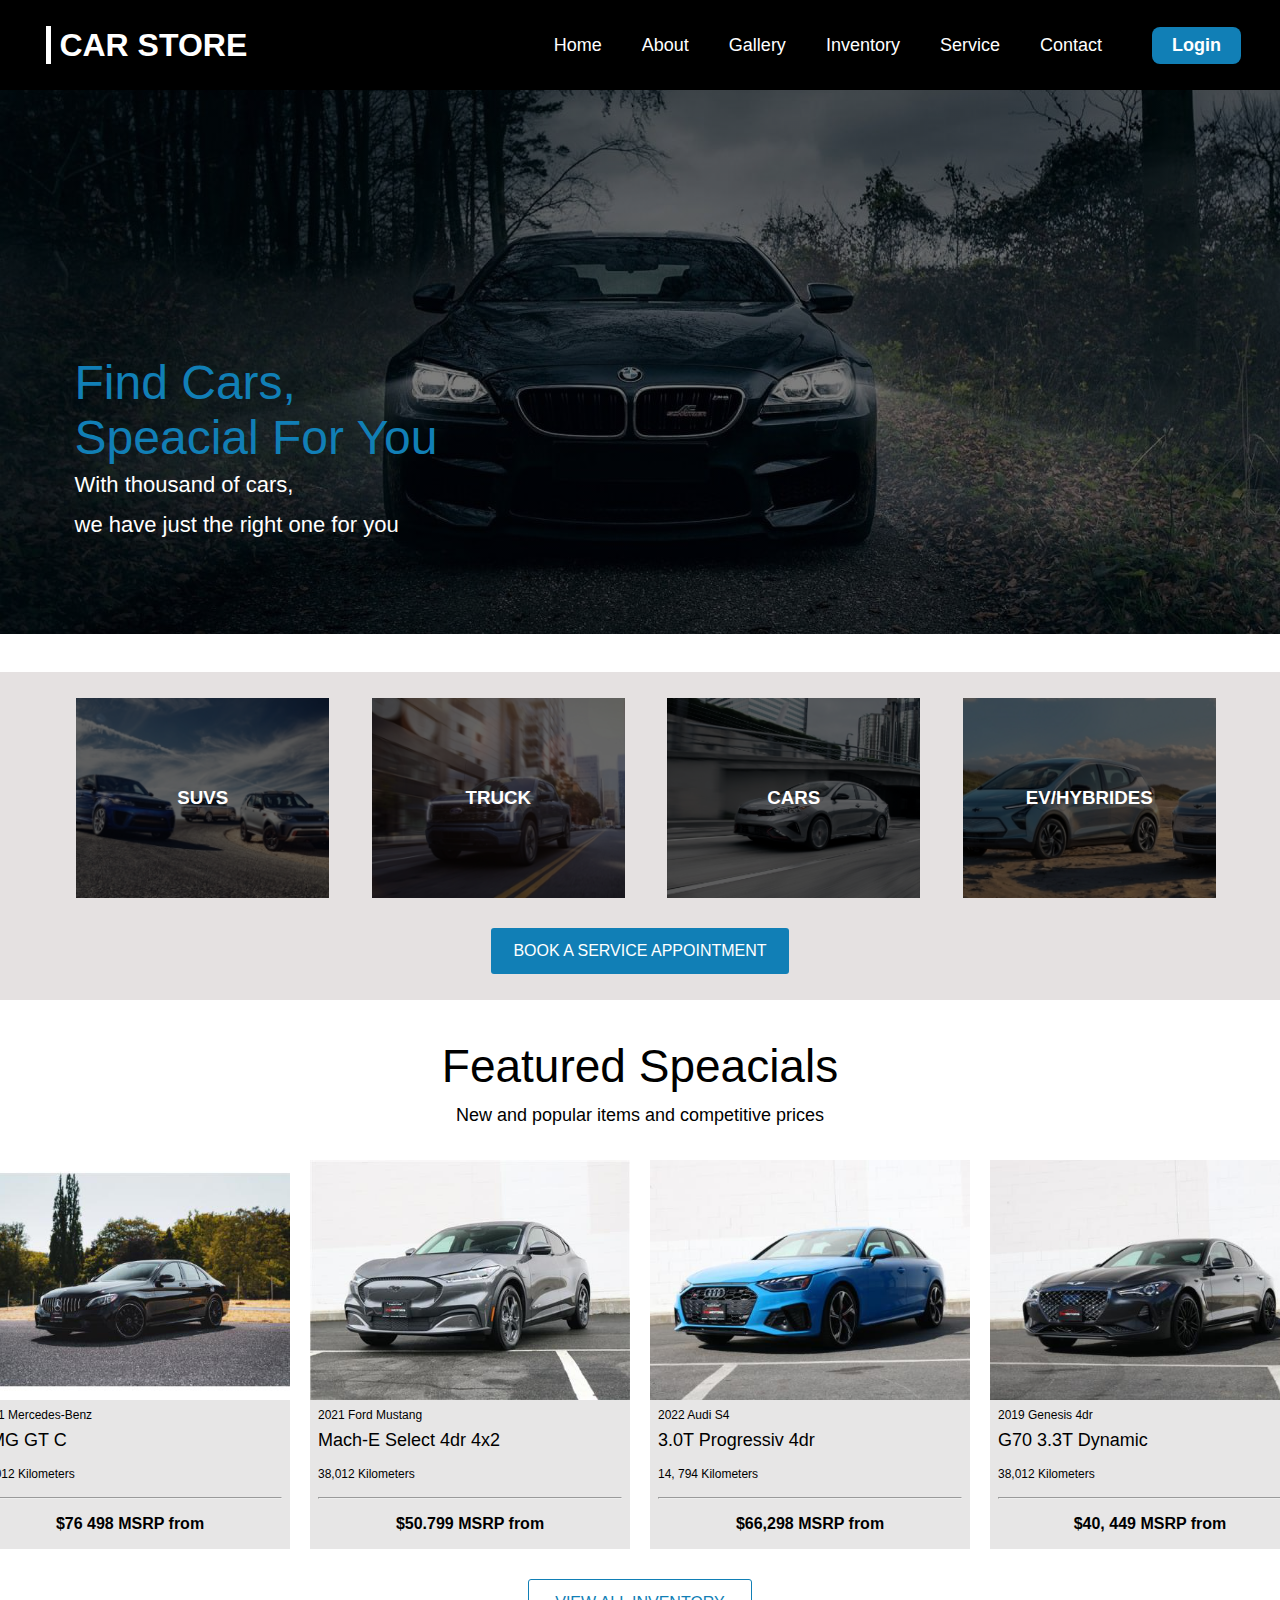
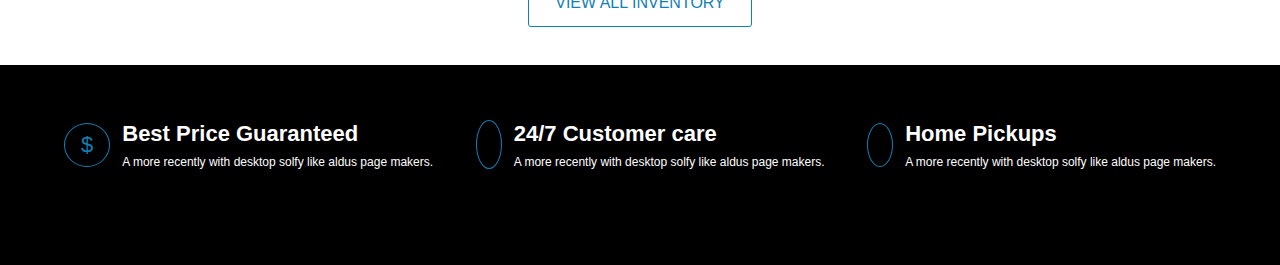
<file: index.html>
<html lang="en">
<head>
    <meta charset="UTF-8">
    <meta name="viewport" content="width=device-width, initial-scale=1.0">
    <title>Car Store</title>
    <link rel="stylesheet" href="style.css">
    <link rel="stylesheet" href="https://cdnjs.cloudflare.com/ajax/libs/font-awesome/6.4.2/css/all.min.css" integrity="sha512-z3gLpd7yknf1YoNbCzqRKc4qyor8gaKU1qmn+CShxbuBusANI9QpRohGBreCFkKxLhei6S9CQXFEbbKuqLg0DA==" crossorigin="anonymous" referrerpolicy="no-referrer" />
</head>
<body>
    <div class="header">
        <div class="logo">
            <span><i class="fa-solid fa-car"></i></span>
            <h1>CAR STORE</h1>
        </div>
        <div class="list">
            <ul>
                <li><a href="">Home</a></li>
                <li><a href="about.html">About</a></li>
                <li><a href="gallery.html">Gallery</a></li>
                <li><a href="inventory.html">Inventory</a></li>
                <li><a href="service.html">Service</a></li>
                <li><a href="contact.html">Contact</a></li>
            </ul>
        </div>
        <div class="btn">
            <button type="button">Login</button>
        </div>
    </div>
    <div class="container">
        <h1>Find Cars, <br> Speacial For You <br> <span>With thousand of cars, <br> we have just the right one for you</span></h1>
    </div>
    <div class="container2">
        <div class="gallery">
            <div class="title">
                <h3>SUVS</h3>
            </div>
            <div class="title2">
                <h3>TRUCK</h3>
            </div>
            <div class="title3">
                 <h3>CARS</h3>
            </div>
            <div class="title4">
                <h3>EV/HYBRIDES</h3>
            </div>
        </div>
        <button type="button">BOOK A SERVICE APPOINTMENT</button> 
    </div>
    <div class="container3">
        <div class="invtitle">
            <h1>Featured Speacials</h1>
            <p>New and popular items and competitive prices</p>
        </div>
        
        <div class="invcar">
            <div class="cars1">
                <img src="image/mercedes2.jpg" style="height: 240px;">                           
                <div class="car1titles">
                    <span>2021 Mercedes-Benz</span>
                    <h3>AMG GT C</h3>
                    <span>22 012 Kilometers</span>
                    <hr>
                    <h1>$76 498 MSRP from</h1>
                </div>
            </div>
            <div class="cars1">
                <img src="image/ford_mustang.jpeg" style="height: 240px;">
                <div class="car1titles">
                    <span>2021 Ford Mustang</span>
                    <h3>Mach-E Select 4dr 4x2</h3>
                    <span>38,012 Kilometers</span>
                    <hr>
                    <h1>$50.799 MSRP from</h1>
                </div>
            </div>
            <div class="cars1">
                <img src="image/audi.jpeg" style="height: 240px;">    
                <div class="car1titles">
                    <span>2022 Audi S4</span>
                    <h3>3.0T Progressiv 4dr </h3>
                    <span>14, 794 Kilometers</span>
                    <hr>
                    <h1>$66,298 MSRP from</h1>
                </div>       
            </div>
            <div class="car1">
                <img src="image/genesis.jpeg" style="height: 240px;">    
                <div class="car1titles">
                    <span>2019 Genesis 4dr</span>
                    <h3>G70 3.3T Dynamic </h3>
                    <span>38,012 Kilometers</span>
                    <hr>
                    <h1>$40, 449 MSRP from</h1>
                </div>       
            </div>
        </div>
        <div class="btn">
            <a href="inventory.html">VIEW ALL INVENTORY</a>
        </div>
        

        
    </div>
    <div class="main-footer">
        <div class="footer1">
            <div class="footer">
                <div class="btn1">
                    <button>$</button>
                </div>
                <div class="title">
                    <h1>Best Price Guaranteed</h1>
                    <p>A more recently with desktop solfy like aldus page makers.</p>
                </div>
            </div>
            <div class="footer">
                <div class="icon">
                    <span>
                        <i
                            class="fa-solid fa-headset">
                        </i>
                    </span>
                   
                </div>
                <div class="title">
                    <h1>24/7 Customer care</h1>
                    <p>A more recently with desktop solfy like aldus page makers.</p>
                </div>
            </div>
            <div class="footer"> 
                <div class="icon">
                    <span>
                        <i
                            class="fa-solid fa-house" style="font-size: 20px;">
                        </i>
                    </span>
                   
                </div>
                <div class="title">
                    <h1>Home Pickups</h1>
                    <p>A more recently with desktop solfy like aldus page makers.</p>
                </div>
            </div>
        </div>
        <div class="footer2">
            <a href=""><i class="fa-brands fa-facebook"></i></a>
            <a href=""><i class="fa-brands fa-instagram"></i></a>
            <a href=""><i class="fa-brands fa-twitter"></i></a>
        </div>
    </div>
</body>
</html>
</file>
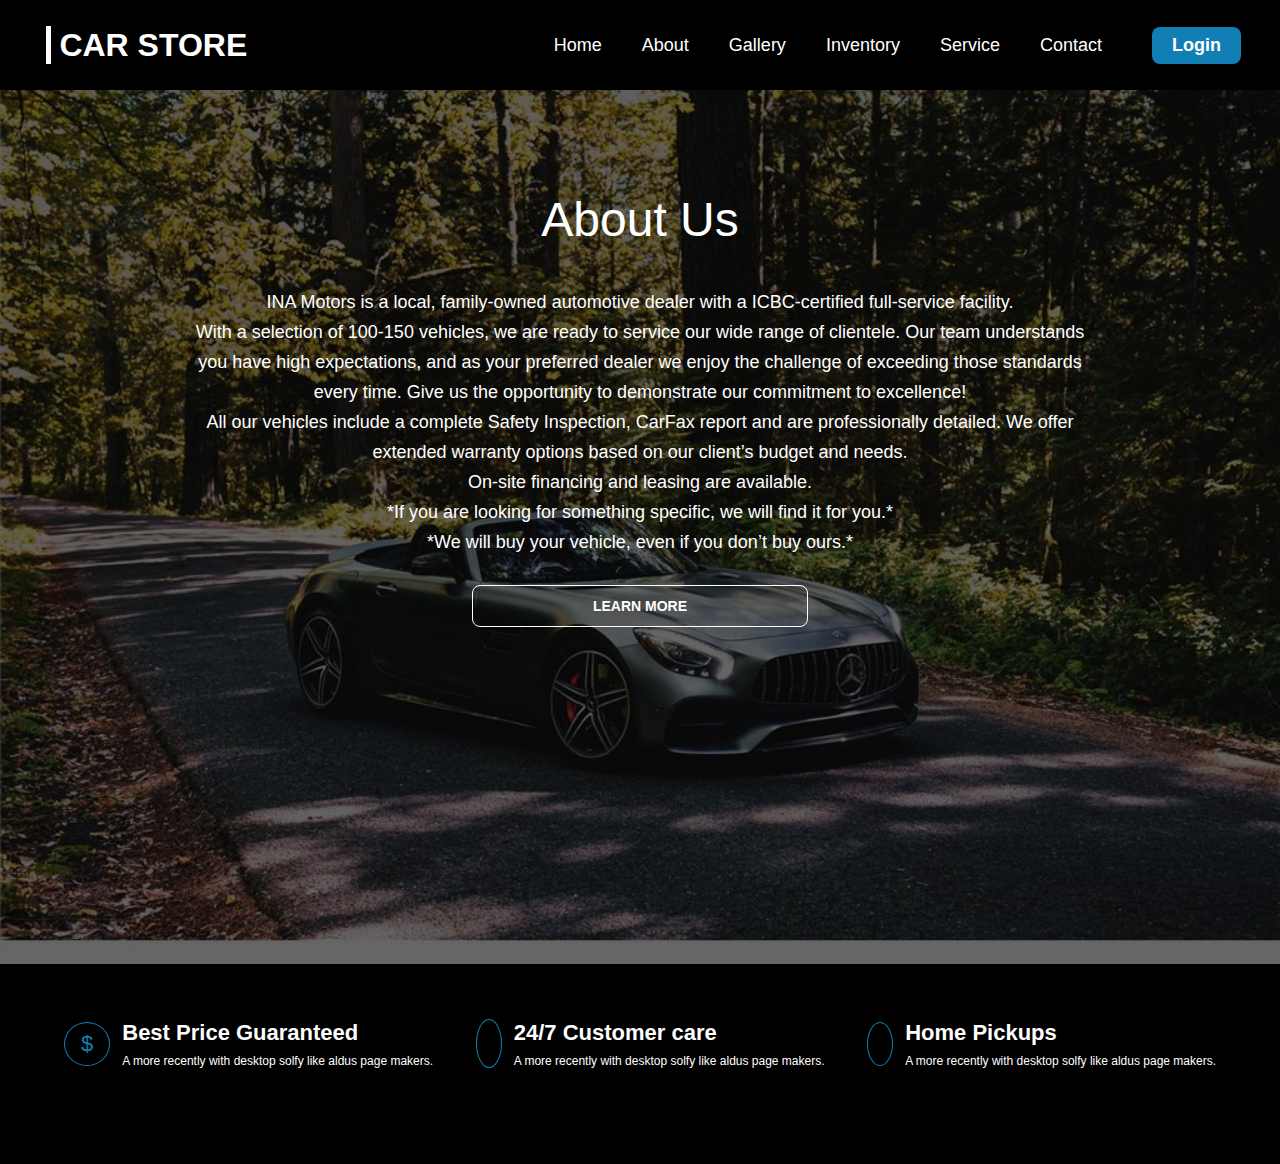
<file: about.html>
<html lang="en">
<head>
    <meta charset="UTF-8">
    <meta name="viewport" content="width=device-width, initial-scale=1.0">
    <title>About</title>
    <link rel="stylesheet" href="style.css">
    <link rel="stylesheet" href="https://cdnjs.cloudflare.com/ajax/libs/font-awesome/6.4.2/css/all.min.css" integrity="sha512-z3gLpd7yknf1YoNbCzqRKc4qyor8gaKU1qmn+CShxbuBusANI9QpRohGBreCFkKxLhei6S9CQXFEbbKuqLg0DA==" crossorigin="anonymous" referrerpolicy="no-referrer" />
</head>
<body>
    <div class="header">
        <div class="logo">
            <span><i class="fa-solid fa-car"></i></span>
            <h1>CAR STORE</h1>
        </div>
        <div class="list">
            <ul>
                <li><a href="index.html">Home</a></li>
                <li><a href="">About</a></li>
                <li><a href="gallery.html">Gallery</a></li>
                <li><a href="inventory.html">Inventory</a></li>
                <li><a href="service.html">Service</a></li>
                <li><a href="contact.html">Contact</a></li>
            </ul>
        </div>
        <div class="btn">
            <button type="button">Login</button>
        </div>
    </div>
    <div class="aboutcontainer">
       
        <h1>About Us</h1>
        <p>
            INA Motors is a local, family-owned automotive dealer with a ICBC-certified full-service facility.<br>
            With a selection of 100-150 vehicles, we are ready to service our wide range of clientele. Our team understands<br>
            you have high expectations, and as your preferred dealer we enjoy the challenge of exceeding those standards<br>
            every time. Give us the opportunity to demonstrate our commitment to excellence!<br>
            All our vehicles include a complete Safety Inspection, CarFax report and are professionally detailed. We offer<br>
            extended warranty options based on our client’s budget and needs.<br>
            On-site financing and leasing are available.<br>       
            *If you are looking for something specific, we will find it for you.*<br>
            *We will buy your vehicle, even if you don’t buy ours.*
        </p>
        <div class="btn">
            <button>LEARN MORE</button>
        </div>
        
    </div>
    <div class="main-footer">
        <div class="footer1">
            <div class="footer">
                <div class="btn1">
                    <button>$</button>
                </div>
                <div class="title">
                    <h1>Best Price Guaranteed</h1>
                    <p>A more recently with desktop solfy like aldus page makers.</p>
                </div>
            </div>
            <div class="footer">
                <div class="icon">
                    <span>
                        <i
                            class="fa-solid fa-headset">
                        </i>
                    </span>
                   
                </div>
                <div class="title">
                    <h1>24/7 Customer care</h1>
                    <p>A more recently with desktop solfy like aldus page makers.</p>
                </div>
            </div>
            <div class="footer"> 
                <div class="icon">
                    <span>
                        <i
                            class="fa-solid fa-house" style="font-size: 20px;">
                        </i>
                    </span>
                   
                </div>
                <div class="title">
                    <h1>Home Pickups</h1>
                    <p>A more recently with desktop solfy like aldus page makers.</p>
                </div>
            </div>
        </div>
        <div class="footer2">
            <a href=""><i class="fa-brands fa-facebook"></i></a>
            <a href=""><i class="fa-brands fa-instagram"></i></a>
            <a href=""><i class="fa-brands fa-twitter"></i></a>
        </div>
    </div>
</body>
</html>
</file>
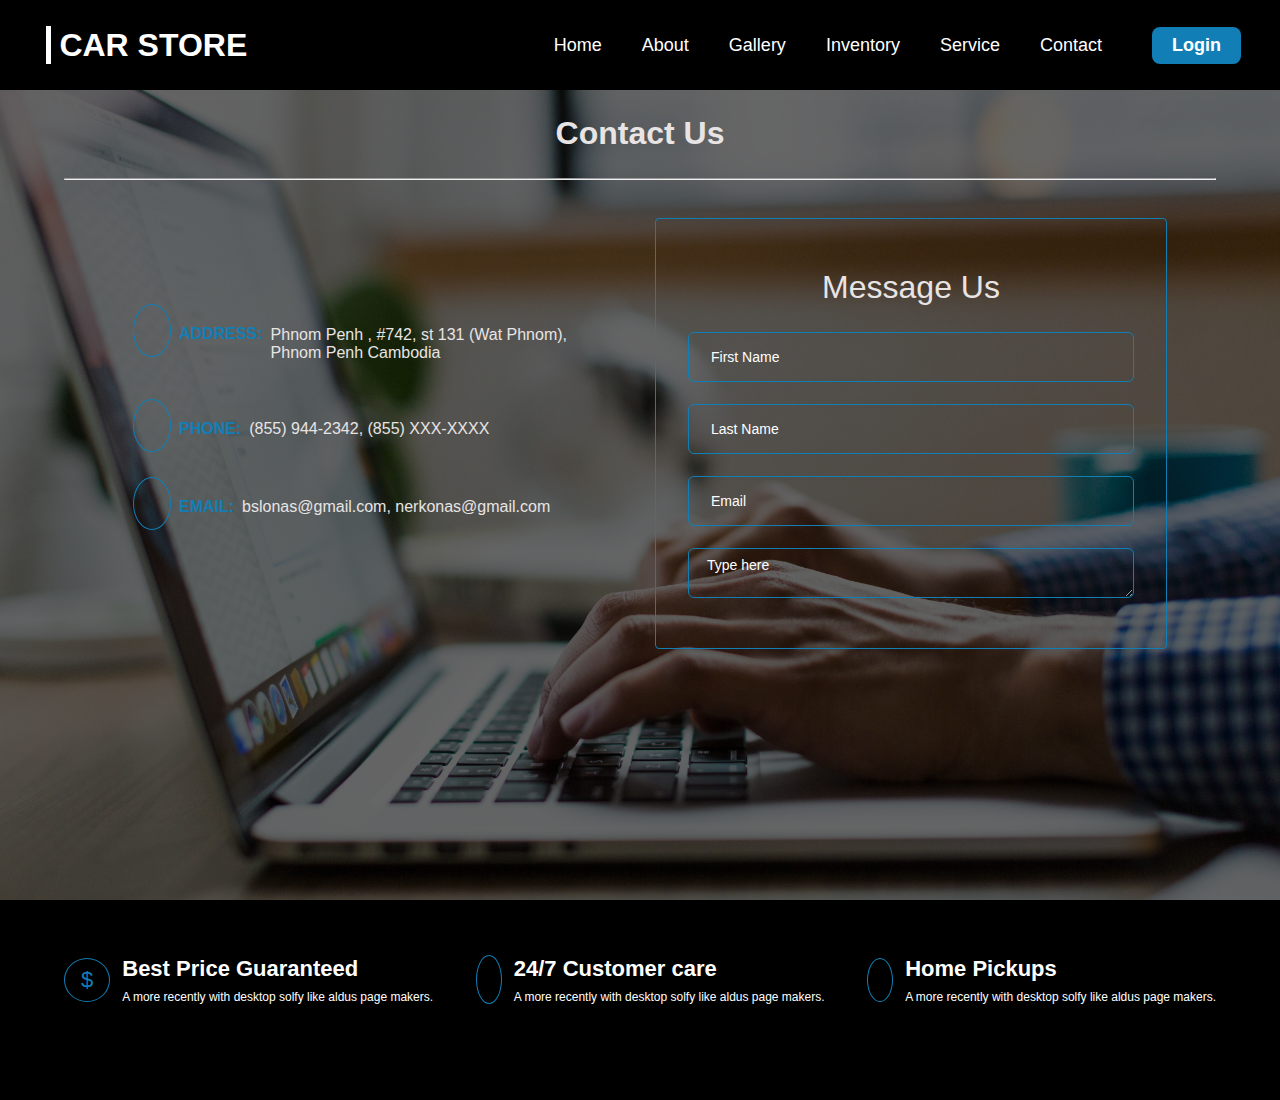
<file: contact.html>
<html lang="en">
<head>
    <meta charset="UTF-8">
    <meta name="viewport" content="width=device-width, initial-scale=1.0">
    <title>Contact</title>
    <link rel="stylesheet" href="style.css">
    <link rel="stylesheet" href="https://cdnjs.cloudflare.com/ajax/libs/font-awesome/6.4.2/css/all.min.css" integrity="sha512-z3gLpd7yknf1YoNbCzqRKc4qyor8gaKU1qmn+CShxbuBusANI9QpRohGBreCFkKxLhei6S9CQXFEbbKuqLg0DA==" crossorigin="anonymous" referrerpolicy="no-referrer" />
</head>
<body>
    <div class="header">
        <div class="logo">
            <span><i class="fa-solid fa-car"></i></span>
            <h1>CAR STORE</h1>
        </div>
        <div class="list">
            <ul>
                <li><a href="index.html">Home</a></li>
                <li><a href="about.html">About</a></li>
                <li><a href="gallery.html">Gallery</a></li>
                <li><a href="inventory.html">Inventory</a></li>
                <li><a href="service.html">Service</a></li>
                <li><a href="">Contact</a></li>
            </ul>
        </div>
        <div class="btn">
            <button type="button">Login</button>
        </div>
    </div>
    <div class="contact-container">
        <h1>Contact Us</h1>
        <hr>
        <div class="contact">
            <div class="left-contact">
                <div class="add-title">
                    <span sty><i class="fa-solid fa-location-dot"></i>ADDRESS:</span>
                    <p style="padding-top: 26px;">Phnom Penh , #742, st 131 (Wat Phnom), <br> Phnom Penh Cambodia</p>
                </div>
                <div class="add-title">
                    <span><i class="fa-solid fa-phone"></i>PHONE:</span>
                    <p style="padding-top: 6px;">(855) 944-2342, (855) XXX-XXXX</p>
                    
                </div>
                <div class="add-title">
                    <span><i class="fa-solid fa-envelope"></i>EMAIL:</span>
                    <p style="padding-top: 6px;">bslonas@gmail.com, nerkonas@gmail.com</p>
                    
                </div>
                
            </div>
            <div class="right-contact">
                <h1>Message Us</h1>
                <form>
                    <input type="text" placeholder="First Name">
                    <input type="text" placeholder="Last Name">
                    <input type="email" placeholder="Email">
                    <textarea placeholder="Type here"></textarea>
                </form>
            </div>
        </div>
        
    </div>
    <div class="main-footer">
        <div class="footer1">
            <div class="footer">
                <div class="btn1">
                    <button>$</button>
                </div>
                <div class="title">
                    <h1>Best Price Guaranteed</h1>
                    <p>A more recently with desktop solfy like aldus page makers.</p>
                </div>
            </div>
            <div class="footer">
                <div class="icon">
                    <span>
                        <i
                            class="fa-solid fa-headset">
                        </i>
                    </span>
                   
                </div>
                <div class="title">
                    <h1>24/7 Customer care</h1>
                    <p>A more recently with desktop solfy like aldus page makers.</p>
                </div>
            </div>
            <div class="footer"> 
                <div class="icon">
                    <span>
                        <i
                            class="fa-solid fa-house" style="font-size: 20px;">
                        </i>
                    </span>
                   
                </div>
                <div class="title">
                    <h1>Home Pickups</h1>
                    <p>A more recently with desktop solfy like aldus page makers.</p>
                </div>
            </div>
        </div>
        <div class="footer2">
            <a href=""><i class="fa-brands fa-facebook"></i></a>
            <a href=""><i class="fa-brands fa-instagram"></i></a>
            <a href=""><i class="fa-brands fa-twitter"></i></a>
        </div>
    </div>
</body>
</html>
</file>
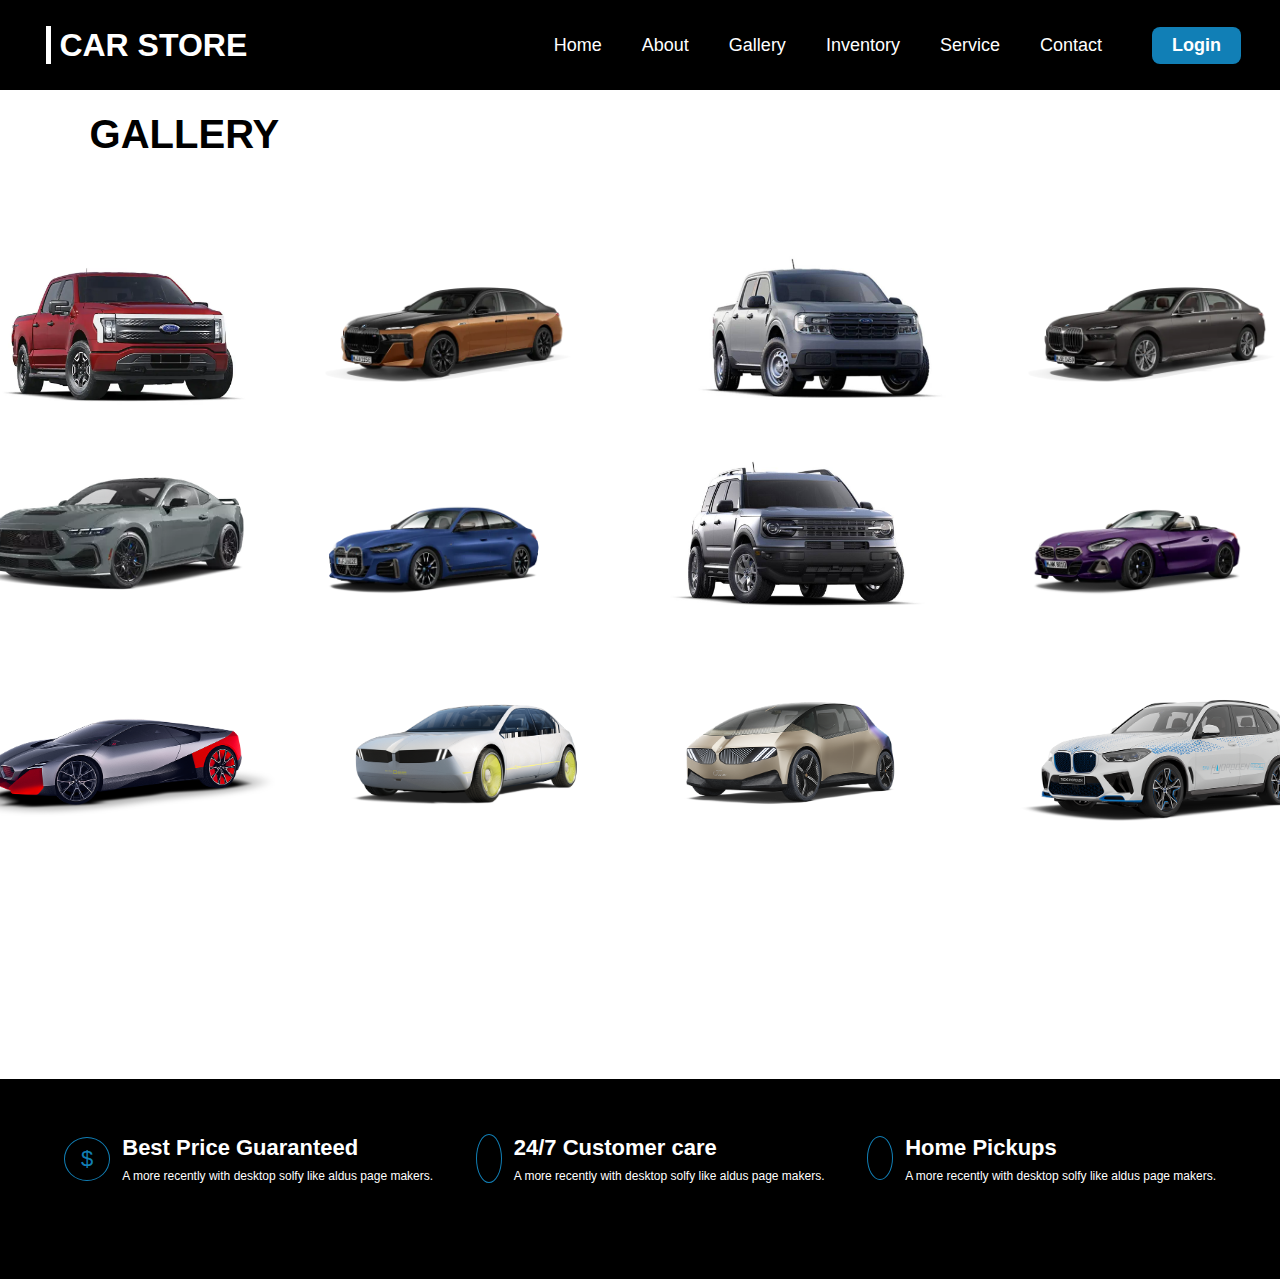
<file: gallery.html>
<html lang="en">
<head>
    <meta charset="UTF-8">
    <meta name="viewport" content="width=device-width, initial-scale=1.0">
    <title>Gallery</title>
    <link rel="stylesheet" href="style.css">
    <link rel="stylesheet" href="https://cdnjs.cloudflare.com/ajax/libs/font-awesome/6.4.2/css/all.min.css" integrity="sha512-z3gLpd7yknf1YoNbCzqRKc4qyor8gaKU1qmn+CShxbuBusANI9QpRohGBreCFkKxLhei6S9CQXFEbbKuqLg0DA==" crossorigin="anonymous" referrerpolicy="no-referrer" />
</head>
<body>
    <div class="header">
        <div class="logo">
            <span><i class="fa-solid fa-car"></i></span>
            <h1>CAR STORE</h1>
        </div>
        <div class="list">
            <ul>
                <li><a href="index.html">Home</a></li>
                <li><a href="about.html">About</a></li>
                <li><a href="">Gallery</a></li>
                <li><a href="inventory.html">Inventory</a></li>
                <li><a href="service.html">Service</a></li>
                <li><a href="contact.html">Contact</a></li>
            </ul>
        </div>
        <div class="btn">
            <button type="button">Login</button>
        </div>
    </div>
    <h1 class="main-title">GALLERY</h1>
    <div class="gallery-container">
        <div class="car-images">
            <div class="image">
                <img src="image/ford7.webp">
            </div>
            <div class="image">
                <img src="image/bwmi72.webp" >
            </div>
            <div class="image">
                <img src="image/ford5.jpg" >
            </div>
            <div class="image">
                <img src="image/bmw7.webp" >
            </div>
        </div>
        <div class="car-images" style="margin: 3% 0px;">
            <div class="image">
                <img src="image/ford.webp">
            </div>
            <div class="image">
                <img src="image/bmw3.webp">
            </div>
            <div class="image">
                <img src="image/ford3.jpg" >
            </div>
            <div class="image">
                <img src="image/bmwz4.webp" >
            </div>
        </div>
        <div class="car-images">
            <div class="image">
                <img src="image/bmw-vision1.png">
            </div>
            <div class="image">
                <img src="image/bmw-vision2.png">
            </div>
            <div class="image">
                <img src="image/bmw-vision3.png" >
            </div>
            <div class="image">
                <img src="image/bmw-version4.png" >
            </div>
        </div>
    </div>
    <div class="main-footer">
        <div class="footer1">
            <div class="footer">
                <div class="btn1">
                    <button>$</button>
                </div>
                <div class="title">
                    <h1>Best Price Guaranteed</h1>
                    <p>A more recently with desktop solfy like aldus page makers.</p>
                </div>
            </div>
            <div class="footer">
                <div class="icon">
                    <span>
                        <i
                            class="fa-solid fa-headset">
                        </i>
                    </span>
                   
                </div>
                <div class="title">
                    <h1>24/7 Customer care</h1>
                    <p>A more recently with desktop solfy like aldus page makers.</p>
                </div>
            </div>
            <div class="footer"> 
                <div class="icon">
                    <span>
                        <i
                            class="fa-solid fa-house" style="font-size: 20px;">
                        </i>
                    </span>
                   
                </div>
                <div class="title">
                    <h1>Home Pickups</h1>
                    <p>A more recently with desktop solfy like aldus page makers.</p>
                </div>
            </div>
        </div>
        <div class="footer2">
            <a href=""><i class="fa-brands fa-facebook"></i></a>
            <a href=""><i class="fa-brands fa-instagram"></i></a>
            <a href=""><i class="fa-brands fa-twitter"></i></a>
        </div>
    </div>
</body>
</html>
</file>
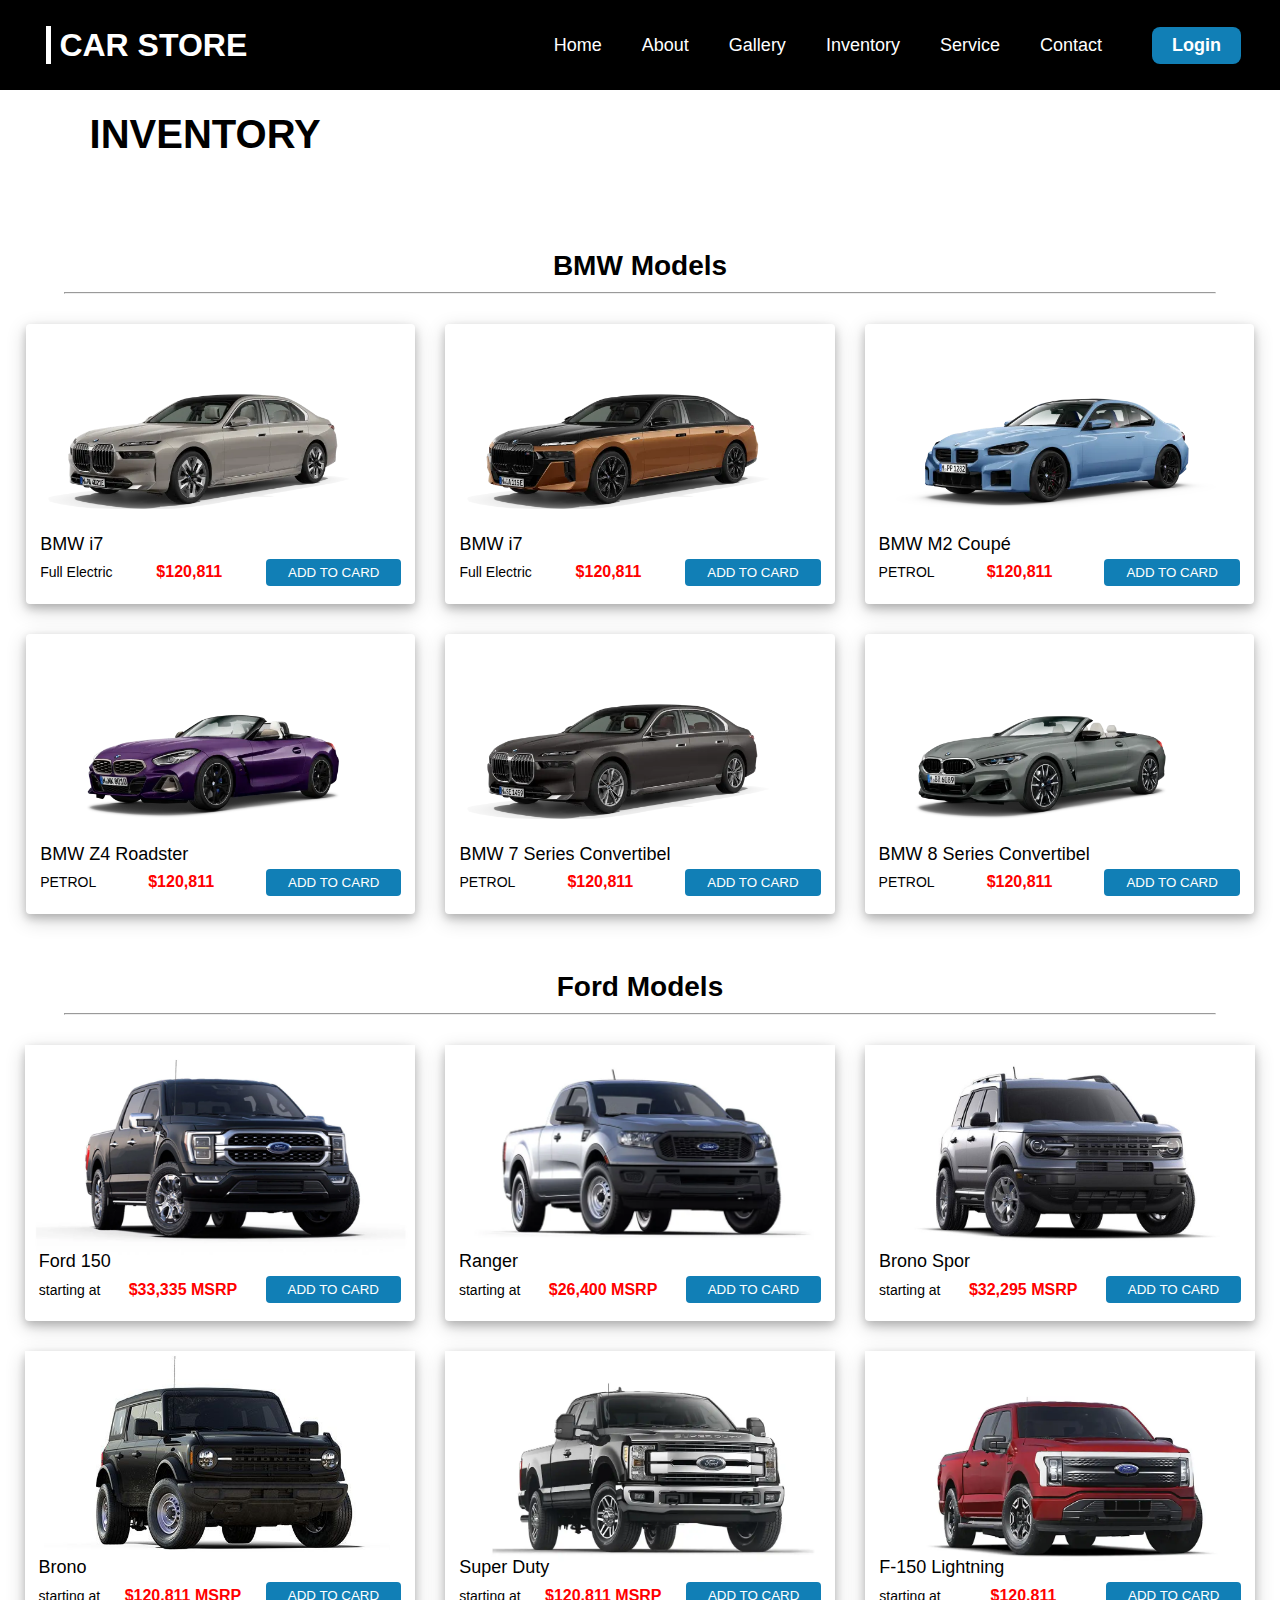
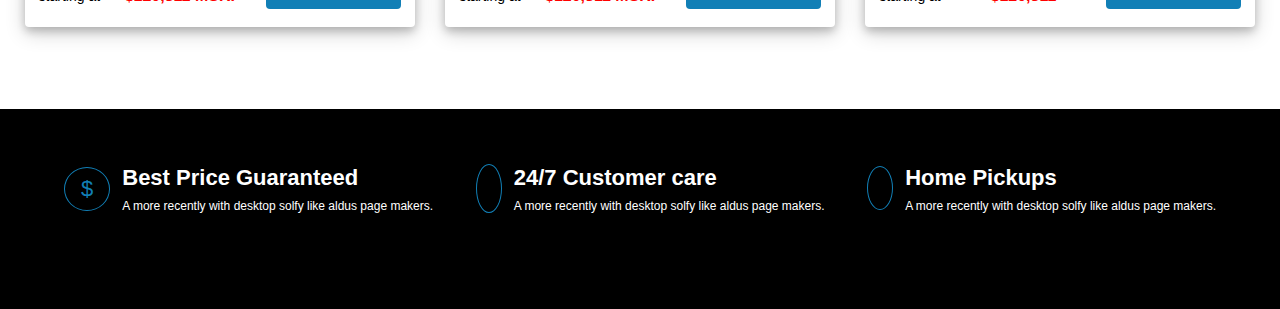
<file: inventory.html>
<html lang="en">
<head>
    <meta charset="UTF-8">
    <meta name="viewport" content="width=device-width, initial-scale=1.0">
    <title>Product</title>
    <link rel="stylesheet" href="style.css">
    <link rel="stylesheet" href="https://cdnjs.cloudflare.com/ajax/libs/font-awesome/6.4.2/css/all.min.css" integrity="sha512-z3gLpd7yknf1YoNbCzqRKc4qyor8gaKU1qmn+CShxbuBusANI9QpRohGBreCFkKxLhei6S9CQXFEbbKuqLg0DA==" crossorigin="anonymous" referrerpolicy="no-referrer" />
</head>
<body>
    <div class="header">
        <div class="logo">
            <span><i class="fa-solid fa-car"></i></span>
            <h1>CAR STORE</h1>
        </div>
        <div class="list">
            <ul>
                <li><a href="index.html">Home</a></li>
                <li><a href="about.html">About</a></li>
                <li><a href="gallery.html">Gallery</a></li>
                <li><a href="">Inventory</a></li>
                <li><a href="service.html">Service</a></li>
                <li><a href="contact.html">Contact</a></li>
            </ul>
        </div>
        <div class="btn">
            <button type="button">Login</button>
        </div>
    </div>
    <h1 class="main-title">INVENTORY</h1>
    <div class="invcontainer">
        <div class="bmw">
            <h1>BMW Models</h1>
            <hr style="height: 2px solid black; margin-bottom: 30px;">
            <div class="carsimg">
                <div class="modal">
                    <img src="image/bmwi7.webp">
                    <div class="modaltitle">
                        <h3>BMW i7</h3>
                        <div class="sp">
                            <span>Full Electric</span>
                            <p>$120,811</p>
                            <button type="button">ADD TO CARD</button>
                        </div>
                        
                    </div>
                </div>
                <div class="modal">
                    <img src="image/bwmi72.webp">
                    <div class="modaltitle">
                        <h3>BMW i7</h3>
                        <div class="sp">
                            <span>Full Electric</span>
                            <p>$120,811</p>
                            <button type="button">ADD TO CARD</button>
                        </div>  
                    </div>
                </div>
                <div class="modal">
                    <img src="image/bmwm2.webp">
                    <div class="modaltitle">
                        <h3>BMW M2 Coupé</h3>
                        <div class="sp">
                            <span>PETROL</span>
                            <p>$120,811</p>
                            <button type="button">ADD TO CARD</button>
                        </div>
                       
                    </div>
                </div>
            </div>
            <div class="carsimg">
                <div class="modal">
                    <img src="image/bmwz4.webp">
                    <div class="modaltitle">
                        <h3>BMW Z4 Roadster</h3>
                        <div class="sp">
                            <span>PETROL</span>
                            <p>$120,811</p>
                            <button type="button">ADD TO CARD</button>
                        </div>
                        
                    </div>
                </div>
                <div class="modal">
                    <img src="image/bmw7.webp">
                    <div class="modaltitle">
                        <h3>BMW 7 Series Convertibel</h3>
                        <div class="sp">
                            <span>PETROL</span>
                            <p>$120,811</p>
                            <button type="button">ADD TO CARD</button>
                        </div>  
                    </div>
                </div>
                <div class="modal">
                    <img src="image/bmw8.webp" >
                    <div class="modaltitle">
                        <h3>BMW 8 Series Convertibel</h3>
                        <div class="sp">
                            <span>PETROL</span>
                            <p>$120,811</p>
                            <button type="button">ADD TO CARD</button>
                        </div>
                       
                    </div>
                </div>
            </div>
        </div>

        <div class="bmw" style="margin-top: 5%;">
            <h1>Ford Models</h1>
            <hr style="height: 2px solid black; margin-bottom: 30px;">
            <div class="carsimg">
                <div class="modal">
                    <img src="image/ford1.webp" class="fordimg">
                    <div class="modaltitle">
                        <h3>Ford 150</h3>
                        <div class="sp">
                            <span>starting at</span>
                            <p>$33,335 MSRP</p>
                            <button type="button">ADD TO CARD</button>
                        </div>
                        
                    </div>
                </div>
                <div class="modal">
                    <img src="image/ford2.webp" class="fordimg">
                    <div class="modaltitle">
                        <h3>Ranger</h3>
                        <div class="sp">
                            <span>starting at</span>
                            <p>$26,400 MSRP</p>
                            <button type="button">ADD TO CARD</button>
                        </div>  
                    </div>
                </div>
                <div class="modal">
                    <img src="image/ford3.jpg" class="fordimg">
                    <div class="modaltitle">
                        <h3>Brono Spor</h3>
                        <div class="sp">
                            <span>starting at</span>
                            <p>$32,295 MSRP</p>
                            <button type="button">ADD TO CARD</button>
                        </div>
                       
                    </div>
                </div>
            </div>
            <div class="carsimg">
                <div class="modal">
                    <img src="image/ford4.jpg" class="fordimg">
                    <div class="modaltitle">
                        <h3>Brono</h3>
                        <div class="sp">
                            <span>starting at</span>
                            <p>$120,811 MSRP</p>
                            <button type="button">ADD TO CARD</button>
                        </div>
                        
                    </div>
                </div>
                <div class="modal">
                    <img src="image/ford6.webp" class="fordimg">
                    <div class="modaltitle">
                        <h3>Super Duty</h3>
                        <div class="sp">
                            <span>starting at</span>
                            <p>$120,811 MSRP</p>
                            <button type="button">ADD TO CARD</button>
                        </div>  
                    </div>
                </div>
                <div class="modal">
                    <img src="image/ford7.webp" class="fordimg">
                    <div class="modaltitle">
                        <h3>F-150 Lightning</h3>
                        <div class="sp">
                            <span>starting at</span>
                            <p>$120,811</p>
                            <button type="button">ADD TO CARD</button>
                        </div>
                       
                    </div>
                </div>
            </div>
        </div>
    </div>
    <div class="main-footer">
        <div class="footer1">
            <div class="footer">
                <div class="btn1">
                    <button>$</button>
                </div>
                <div class="title">
                    <h1>Best Price Guaranteed</h1>
                    <p>A more recently with desktop solfy like aldus page makers.</p>
                </div>
            </div>
            <div class="footer">
                <div class="icon">
                    <span>
                        <i
                            class="fa-solid fa-headset">
                        </i>
                    </span>
                   
                </div>
                <div class="title">
                    <h1>24/7 Customer care</h1>
                    <p>A more recently with desktop solfy like aldus page makers.</p>
                </div>
            </div>
            <div class="footer"> 
                <div class="icon">
                    <span>
                        <i
                            class="fa-solid fa-house" style="font-size: 20px;">
                        </i>
                    </span>
                   
                </div>
                <div class="title">
                    <h1>Home Pickups</h1>
                    <p>A more recently with desktop solfy like aldus page makers.</p>
                </div>
            </div>
        </div>
        <div class="footer2">
            <a href=""><i class="fa-brands fa-facebook"></i></a>
            <a href=""><i class="fa-brands fa-instagram"></i></a>
            <a href=""><i class="fa-brands fa-twitter"></i></a>
        </div>
    </div>
</body>
</html>
</file>
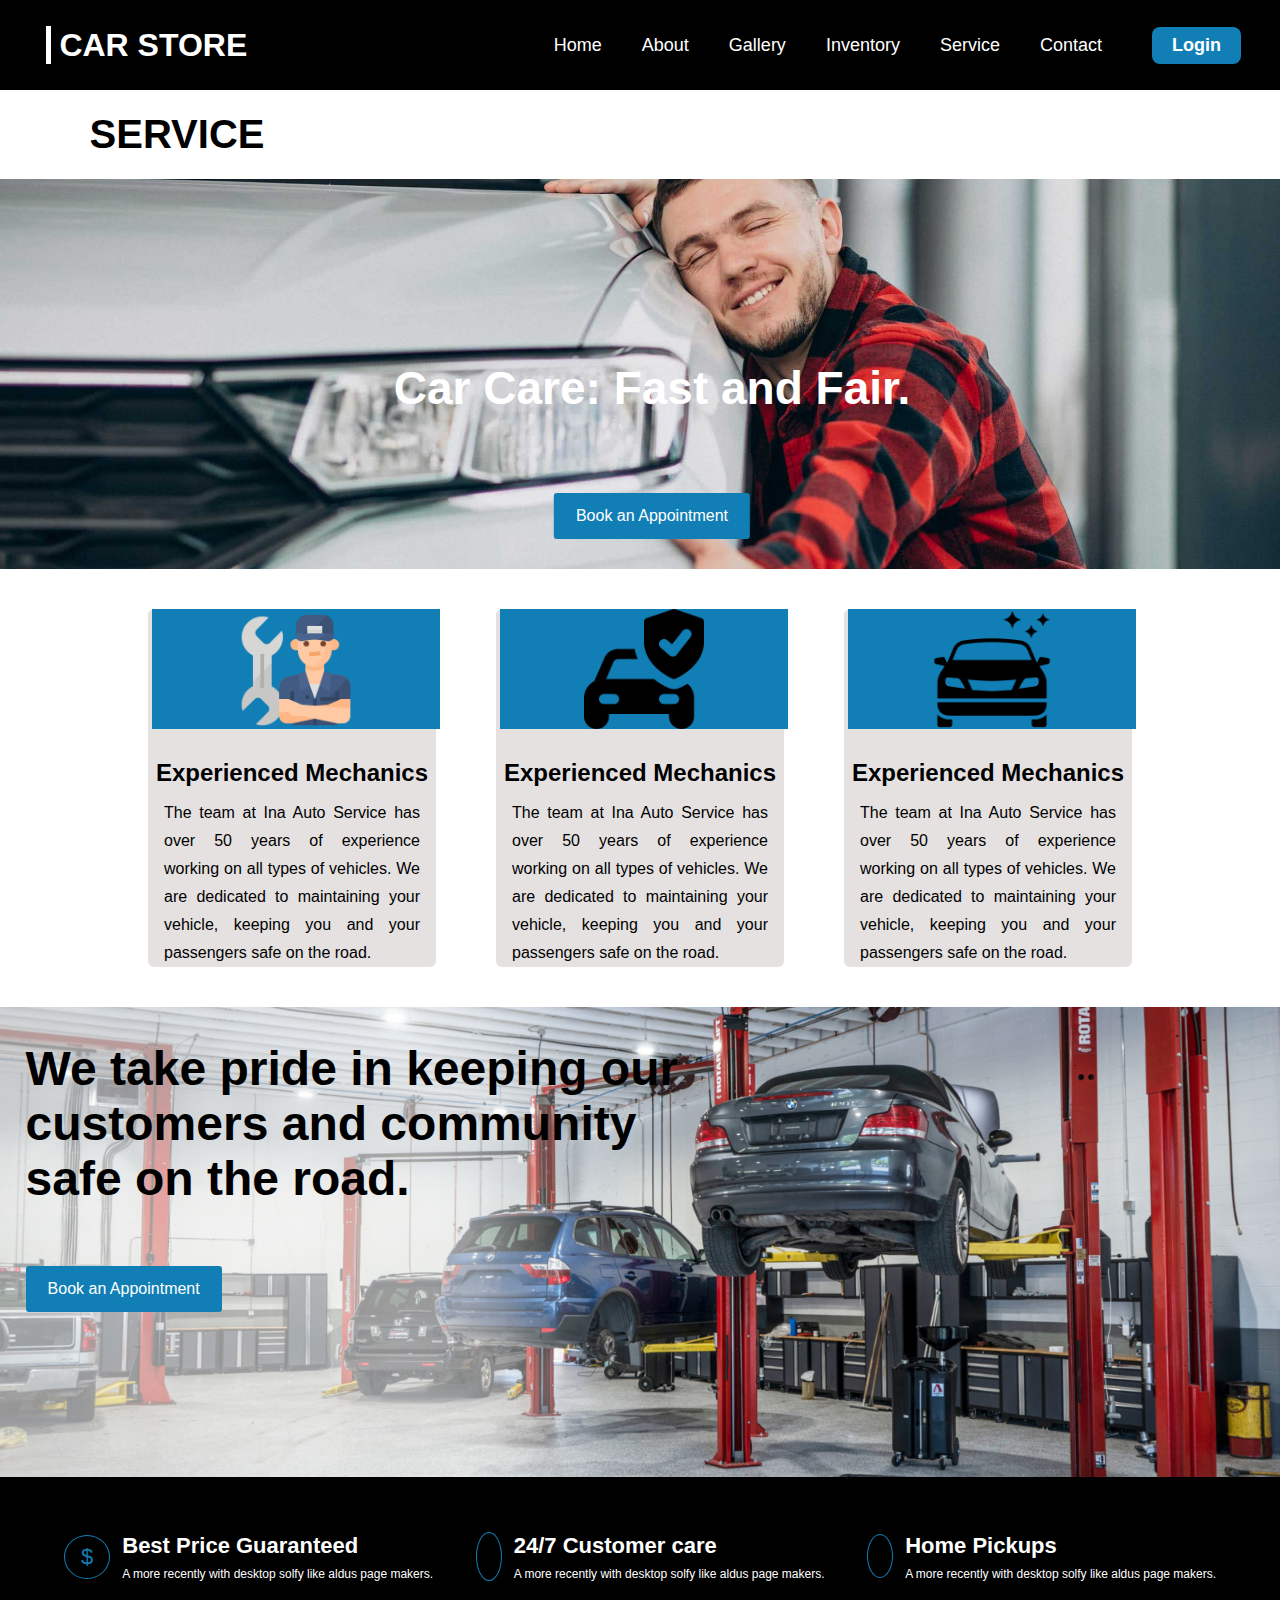
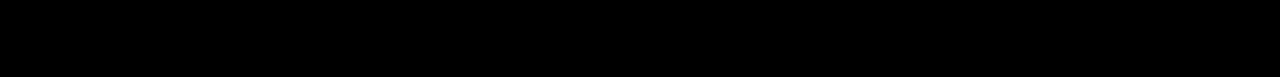
<file: service.html>
<html lang="en">
<head>
    <meta charset="UTF-8">
    <meta name="viewport" content="width=device-width, initial-scale=1.0">
    <title>Service</title>
    <link rel="stylesheet" href="style.css">
    <link rel="stylesheet" href="https://cdnjs.cloudflare.com/ajax/libs/font-awesome/6.4.2/css/all.min.css" integrity="sha512-z3gLpd7yknf1YoNbCzqRKc4qyor8gaKU1qmn+CShxbuBusANI9QpRohGBreCFkKxLhei6S9CQXFEbbKuqLg0DA==" crossorigin="anonymous" referrerpolicy="no-referrer" />
</head>
<body>
    <div class="header">
        <div class="logo">
            <span><i class="fa-solid fa-car"></i></span>
            <h1>CAR STORE</h1>
        </div>
        <div class="list">
            <ul>
                <li><a href="index.html">Home</a></li>
                <li><a href="about.html">About</a></li>
                <li><a href="gallery.html">Gallery</a></li>
                <li><a href="inventory.html">Inventory</a></li>
                <li><a href="">Service</a></li>
                <li><a href="contact.html">Contact</a></li>
            </ul>
        </div>
        <div class="btn">
            <button type="button">Login</button>
        </div>
    </div>
    <h1 class="main-title">SERVICE</h1>
    <div class="service-container">
        <div class="contain1">
            <div class="title">
                <h1>Car Care: Fast and Fair.</h1>
                <button type="button">Book an Appointment</button>
            </div>
        </div>
        <div class="contain2">
            <div class="title2">
                <div class="logo">
                    <img src="image/mechanic.png">
                </div>              
                <h2>Experienced Mechanics</h2>
                <p>
                    The team at Ina Auto Service has over 50 years of experience working on all types of vehicles.
                    We are dedicated to maintaining your vehicle, keeping you and your passengers safe on the road.
                </p>
            </div>
            <div class="title2">
                <div class="logo">
                    <img src="image/protection.png">
                </div>           
                <h2>Experienced Mechanics</h2>
                <p>
                    The team at Ina Auto Service has over 50 years of experience working on all types of vehicles.
                    We are dedicated to maintaining your vehicle, keeping you and your passengers safe on the road.
                </p>
            </div>
            <div class="title2">
                <div class="logo">
                    <img src="image/car-wash.png">
                </div>
                <h2>Experienced Mechanics</h2>
                <p>
                    The team at Ina Auto Service has over 50 years of experience working on all types of vehicles.
                    We are dedicated to maintaining your vehicle, keeping you and your passengers safe on the road.
                </p>
            </div>
        </div>
        <div class="contain3">
            <h1>
                We take pride in keeping our <br> customers and community <br> safe on the road.
            </h1>
            <div class="stars">
                <span><i class="fa-solid fa-star" style="color: #f4b918d6;"></i></span>
                <span><i class="fa-solid fa-star" style="color: #f4b918d6;"></i></span>
                <span><i class="fa-solid fa-star" style="color: #f4b918d6;"></i></span>
                <span><i class="fa-solid fa-star" style="color: #f4b918d6;"></i></span>
                <span><i class="fa-solid fa-star" style="color: #f4b918d6;"></i></span>
            </div>
            <button type="button">Book an Appointment</button>
        </div>
        <div></div>
        
    </div>
    <div class="main-footer">
        <div class="footer1">
            <div class="footer">
                <div class="btn1">
                    <button>$</button>
                </div>
                <div class="title">
                    <h1>Best Price Guaranteed</h1>
                    <p>A more recently with desktop solfy like aldus page makers.</p>
                </div>
            </div>
            <div class="footer">
                <div class="icon">
                    <span>
                        <i
                            class="fa-solid fa-headset">
                        </i>
                    </span>
                   
                </div>
                <div class="title">
                    <h1>24/7 Customer care</h1>
                    <p>A more recently with desktop solfy like aldus page makers.</p>
                </div>
            </div>
            <div class="footer"> 
                <div class="icon">
                    <span>
                        <i
                            class="fa-solid fa-house" style="font-size: 20px;">
                        </i>
                    </span>
                   
                </div>
                <div class="title">
                    <h1>Home Pickups</h1>
                    <p>A more recently with desktop solfy like aldus page makers.</p>
                </div>
            </div>
        </div>
        <div class="footer2">
            <a href=""><i class="fa-brands fa-facebook"></i></a>
            <a href=""><i class="fa-brands fa-instagram"></i></a>
            <a href=""><i class="fa-brands fa-twitter"></i></a>
        </div>
    </div>
</body>
</html>
</file>
<file: style.css>
*{
    margin: 0;
    padding: 0;
    box-sizing: border-box;
    font-family: Arial, Helvetica, sans-serif;
}
/*----- Header ---*/
.header{
    height: 90px;
    background-color: black;
    display: flex;
    justify-content: space-between;
    align-items: center;
    position: fixed;
    top: 0;
    left: 0;
    z-index: 1;
    width: 100%;
}
.logo {
    margin-left: 3%;
    display: flex;
    justify-content: end;
    align-items: center;
    flex-shrink: 0;
}
.logo span i {
    font-size: 34px;
    color: rgb(17, 127, 182);
    margin-right: 8px;
    border-right: 5px solid white;
    padding-right: 8px;
}
.logo h1 {
    color: white;
    margin-right: 10px;
}
.list {
    flex: 1;
    margin-right: 30px;
    
    
}
.list ul {
    height: 100%;
    display: flex;
    align-items: center;
    justify-content: end;
}
.list ul li {
    list-style-type: none;
}
.list ul li a {
    text-decoration: none;
    font-size: 18px;
    margin: 0px 20px;
    color: white;
    
}
.list ul li:hover{
    color: rgb(17, 127, 182);
    cursor: pointer;
    transform: scale(1.2);
    transition: .5s;
}
.list ul li a:hover{
    color: rgb(17, 127, 182);
    cursor: pointer;
    
    transition: .5s;
}
.btn {
    width: 10%;
    flex-shrink: 0;
}
.btn button {
    font-size: 18px;
    font-weight: bold;
    color: white;
    padding: 8px 20px;
    background-color: rgb(17, 127, 182);
    border-radius: 8px;
    border: none;
    cursor: pointer;
}

/*----Container----*/
.container {
    height: 570px;
    margin-top: 5%;
    background: linear-gradient(rgba(0, 0, 0, .5), rgba(0, 0, 0, .5)) ,url(image/cover2.jpg);
    background-position: center;
    background-size: cover;
}
.container h1 {
    position: absolute;
    top: 50%;
    left: 20%;
    transform: translate(-50%, -50%);
    color: rgb(17, 127, 182);
    font-size: 48px;
    text-align: left;
    font-weight: 200;
   
}
.container h1 span{
    font-size: 22px; 
    line-height: 40px;
    color: white;
    font-weight: 100;
}
.container2{
    width: 100%;
    margin: 3% 0px;
    padding: 26px 0px;
    background-color: rgb(229, 225, 225);
    display: flex;
    flex-direction: column;
    align-items: center;

}
.container2 .gallery {
    width: 100%;
    display: flex;
    align-items: center;
    justify-content: space-between;
    padding: 0px 5%;
    
}
.container2 .gallery .title{
    background: linear-gradient(rgba(0, 0 ,0 ,0.6), rgba(0, 0 ,0 ,0.6)), url(image/bg3.jpg) ;
    background-position: center;
    background-size: cover;
    height: 200;
    width: 22%;
    display: flex;
    align-items: center;
    justify-content: center;
}
.container2 .gallery .title2{
    background: linear-gradient(rgba(0, 0 ,0 ,0.6), rgba(0, 0 ,0 ,0.6)), url(image/bg4.jpg);
    background-position: center;
    background-size: cover;
    height: 200;
    width: 22%;
    display: flex;
    align-items: center;
    justify-content: center;
}
.container2 .gallery .title3{
    background: linear-gradient(rgba(0, 0 ,0 ,0.6), rgba(0, 0 ,0 ,0.6)), url(image/bg5.jpg);
    background-position: center;
    background-size: cover;
    height: 200;
    width: 22%;
    display: flex;
    align-items: center;
    justify-content: center;
}
.container2 .gallery .title4{
    background: linear-gradient(rgba(0, 0 ,0 ,0.6), rgba(0, 0 ,0 ,0.6)), url(image/bg6.jpg);
    background-position: center;
    background-size: cover;
    height: 200;
    width: 22%;
    display: flex;
    align-items: center;
    justify-content: center;
}
.container2 .gallery .title, 
.title2, .title3, .title4{
    font-size: 16px;
    color: white;
}
.container2 button{
    
    padding: 14px 22px;
    font-size: 16px;
    color: white;
    background-color: rgb(17, 127, 182);
    border: none;
    border-radius: 3px;
    margin-top: 30px;
    cursor: pointer;
    
}
.container2 button:hover{
    background: transparent;
    border: 1px solid rgb(17, 127, 182);
    color: rgb(17, 127, 182);
    border-radius: 3px;
    transition: .5s;
    transform: scale(1.05);
}
.container3 {
    margin: 0px 5% 3% ;
    
}
.container3 .invtitle {
    width: 100%;
    display: flex;
    align-items: center;
    flex-direction: column;
    justify-content: center;
    margin-bottom: 34px;
}
.container3 .invtitle  h1{
    color: black;
    font-size: 46px;
    text-align: center;
    font-weight: 300;
    margin-bottom: 12px;
}

.container3 .invtitle  p{
    font-size: 18px;
}
.container3 .invcar{
    width: 100%;
    display: flex; 
    align-items: center;
    justify-content: center;
    gap: 20px;
}
.container3 .invcar .car1titles {
    background: #e7e6e6;
    padding: 8px;

}
.container3 .invcar .car1titles span {
    font-size: 12px;
}
.container3 .invcar .car1titles h3{
    font-size: 18px;
    margin-top: 8px;
    margin-bottom: 16px;
    font-weight: 500;
}
.container3 .invcar .car1titles hr {
    margin: 16px 0px ;
}
.container3 .invcar .car1titles h1 {
    margin-bottom:  8px;
    text-align: center;
    font-size: 16px;
}
.container3 .btn{
    width: 100%;
    display: flex;
    align-items: center;
    justify-content: center;
}
.container3 .btn a{
    padding: 14px 26px;
    background: transparent;
    color: rgb(17, 127, 182);
    border: 1px solid rgb(17, 127, 182);
    border-radius: 3px;
    margin-top: 30px;
    cursor: pointer;
    text-decoration: none;
}
.container3 .btn a:hover {
    transition: .5s;
    border: none;
    color: white;
    font-weight: 500;
    background-color: rgb(17, 127, 182);
    
}

/*---- Foooter ----*/
.main-footer {
    height: 200px;
    background-color: black;
    padding: 30px 5%;
    display: flex;
    justify-content: center;
    flex-direction: column;
   
}
.footer1{
    
    display: flex;
    justify-content: space-between;
    align-items: center;
}
.btn1 button {
    color: rgb(17, 127, 182);
    font-size: 22px;
    padding: 8px 16px;
    border-radius: 50%;
    background-color: black;
    border: 1px solid rgb(17, 127, 182);
    
}
.btn1 button:hover{
    background-color: rgb(17, 127, 182);
    color: white;
    border: none;
    transform:scale(1.1);
    transition: .5s;
    cursor: pointer;
}
.icon span i{
    background-color: black;
    color: rgb(17, 127, 182);
    font-size: 24px;
    padding: 10px 12px;
    border-radius: 50%;
    border: 1px solid rgb(17, 127, 182);
}
.icon span i:hover {
    background-color: rgb(17, 127, 182);
    color: white;
    border: none;
    transform:scale(1.1);
    transition: .5s;
    cursor: pointer;
}
.title{
    color: white;
    font-size: 12px;
    margin-left: 12px;
}
.title h1 {
    font-size: 22px;
    margin-bottom: 8px;
}
.footer{
    display: flex;
    align-items: center;
}
.footer2 {
    display: flex;
    justify-content: center;
    align-items: center;
    margin-top: 40px;
}
.footer2 a {
    font-size: 22px;
    margin: 0px 10px;
    color: rgb(17, 127, 182);
}
.footer2 a:hover {
    transition: .5s;
    transform: scale(1.5);
}
/*----- Service_Page -----*/
.main-title{    
    margin-top: 7%;
    font-weight: bold;
    font-size: 40px;
    padding: 22px 7%; 
}
.contain1{
    background:  url(image/bg1.jpg);
    height: 390px;
    background-position: center;
    background-size: cover;
    
}
.contain1 .title{
    position: absolute;
    top: 50%;
    left: 50%;
    transform: translate(-50%, -50%);
    text-align: center;    
}
.contain1 .title h1 {
    color: white;
    font-size: 46px;
    font-weight: 600;
}
.contain1 .title button{
    padding: 14px 22px;
    font-size: 16px;
    color: white;
    background-color: rgb(17, 127, 182);
    border: none;
    border-radius: 3px;
    margin-top: 70px;
    cursor: pointer;
}
.contain1 .title button:hover{
    background: transparent;
    border: 1px solid rgb(17, 127, 182);
    color: rgb(17, 127, 182);
    border-radius: 3px;
    transition: .5s;
    font-weight: bold;
    transform: scale(1.05);
}
.contain2{
    display: flex;
    justify-content: center;
    align-items: center;
    padding: 40px 5%;
    width: 100%;
}
.contain2 .title2{
    width: 25%;
    margin: 0px 30px;
    display: flex; 
    flex-direction: column;
    align-items: center;
    background-color: rgb(229, 225, 225);
    border-radius: 6px;
    transition: .5s;
}
.contain2 .title2 .logo{
    border: none;
    width: 100%;
    background-color: rgb(17, 127, 182);
    justify-content: center;
}
.contain2 .title2:hover{
    cursor: pointer;
    transform: scale(1.1);

}
.contain2 .title2 img {
    height: 120px;  
}
.contain2 .title2 h2 {  
    margin-top: 30px;
    margin-bottom: 12px;
    color: black;
    
  
}
.contain2 .title2 p{
    line-height: 28px;
    text-align: justify;   
    padding: 0px 16px;
    color: black;
}
.contain3 {
    height: 470px;
    background: url(image/bg2.jpg);
    background-position: center;
    background-size: cover;
}
.contain3 h1 {
    font-size: 48px;
    margin-left: 2%;
    padding-top: 34px;
}
.stars  {
    margin: 60px  4%;
}
.stars span i {
    font-size: 24px;
    margin-right: 8px;
}
.contain3 button {
    padding: 14px 22px;
    font-size: 16px;
    color: white;
    background-color: rgb(17, 127, 182);
    border: none;
    border-radius: 3px;
    margin-left: 2%;
    cursor: pointer;
}
.contain3 button:hover {
    background: transparent;
    border: 1px solid rgb(17, 127, 182);
    color: rgb(17, 127, 182);
    border-radius: 3px;
    transition: .5s;
    font-weight: bold;
    transform: scale(1.05);
}
/*---- Inventory Page ----*/

.invcontainer{
    margin: 0px 5%;
    padding: 4% 0px;
}
.invcontainer .bmw {
    width: 100%;
}
.invcontainer .bmw  h1{
    font-size: 28px;
    font-weight: 600;
    text-align: center;
    margin: 20px 0px 10px 0px;
}
.invcontainer .bmw .carsimg {
    width: 100%;
    display: flex;
    justify-content: center;
    align-items: center;
    gap: 30px;
    margin-bottom: 30px;
}
.invcontainer .bmw .carsimg .modal{
    padding-bottom: 18px;
    border-radius: 4px;
    box-shadow: 0 4px 8px 0 rgba(0, 0, 0, 0.2), 0 6px 20px 0 rgba(0, 0, 0, 0.19);
}
.invcontainer .bmw .carsimg .modal:hover{
    transform: scale(1.05);
    transition: .5s;
    cursor: pointer;
}
.invcontainer .bmw .carsimg .modal img{
    height: 220px;
}
.invcontainer .bmw .carsimg .modal .fordimg{
    height: 216px;
}
.invcontainer .bmw .carsimg .modal .modaltitle{
   margin-top: -10px;
   padding: 0px 14px;
   
}

.invcontainer .bmw .carsimg .modal .modaltitle .sp {
    width: 100%;
    display: flex;
    justify-content:space-between;
    align-items: center;
    margin-top: 4px;
}
.invcontainer .bmw .carsimg .modal .modaltitle h3{
    font-size: 18px;
    font-weight: 500;
    
} 
.invcontainer .bmw .carsimg .modal .modaltitle p{
    font-size: 16px;
    font-weight: bold;
    color: red;
}
.invcontainer .bmw .carsimg .modal .modaltitle span{
    font-size: 14px;
}
.invcontainer .bmw .carsimg .modal .modaltitle .sp button{
    padding: 6px 22px;
    border: none;
    background: rgb(17, 127, 182);
    color: white;
    font-weight: 500;
    border-radius: 4px;
    cursor: pointer;
}
.invcontainer .bmw .carsimg .modal .modaltitle .sp button:hover{
    transform: scale(1.1);
    transition: .5s;
    font-weight: 500;
}
/*--- About Page ---*/
.aboutcontainer{
    background: linear-gradient(rgba(0, 0 ,0 ,0.6), rgba(0, 0 ,0 ,0.6)), url(image/mercedes.jpeg);
    height: 100vh;
    background-position: center;
    background-size: cover;
    margin-top: 5%;

}

.aboutcontainer h1 {
    padding-top: 10%;
    font-size: 48px;
    text-align: center;
    color: white;
    top: 40%;
    font-weight: 300;
}
.aboutcontainer p {
    color: white;
    text-align: center;
    margin-top: 40px;
    margin-bottom: 28px;
    font-size: 18px;
    font-weight: 100;
    line-height: 30px;
}
.aboutcontainer .btn {
    width: 100%;
    display: flex;
    align-items: center;
    justify-content: center;
}
.aboutcontainer .btn button {
    padding: 12px 120px;
    font-size: 14px;
    border: 1px solid white;
    background-color: transparent;
    color: white;
    text-align: center;
}
.aboutcontainer .btn button:hover {
    background: white;
    color: black;
    transition: 1s;
}
/*--- Gallery Container ---*/
.gallery-container {
    height: 100vh;
    padding: 4% 0px; 
    margin: 0px 5%;
}
.car-images{   
    width: 100%;
    display: flex;
    align-items: center;
    justify-content: center;
    gap: 30px;
    
}
.car-images .image img {
    height: 180px;
}
/*---- Contact Page ----*/
.contact-container{
    background: linear-gradient(rgba(0, 0 ,0 ,0.6), rgba(0, 0 ,0 ,0.6)), url(image/contact.jpg);
    background-position: center;
    background-size: cover;
    height: 100vh;
    padding-top: 9%;
}
.contact-container h1 {
    text-align: center;
    color: rgb(232, 228, 228);
}
.contact-container hr{
    margin: 2% 5%;

}
.contact-container .contact {
    display: flex;
    justify-content: center;
    align-items: center;
    width: 100%;
    margin-top: 3%;
    gap: 30px;
}
.left-contact{
    padding: 20px;
    width: 40%;
}
.add-title{
    display: flex;
    align-items: center;
    margin-bottom: 50px;
    
}
.add-title span i {
    font-size: 24px;
    border: 1px solid rgb(17, 127, 182);
    color: rgb(17, 127, 182);
    padding: 12px 18px;    
    border-radius: 50%;
    margin-right: 8px;
}
.add-title span {
    font-weight: bold;
    color: rgb(17, 127, 182);
}
.add-title p{
    
    margin-left: 8px;
    color: rgb(232, 228, 228);
}
.right-contact{
    padding: 50px 32px ;
    border: 1px solid rgb(17, 127, 182);
    border-radius: 4px;
    width: 40%;
}
.right-contact h1{
    margin-bottom: 26px;
    color: rgb(232, 228, 228);
    font-weight: 500;
}
.right-contact form{
    display: flex;
    flex-direction: column;
}
.right-contact form input {
    padding: 16px 22px;
    margin-bottom: 22px ;
    font-size: 14px;
    border-radius: 6px;
    border: 1px solid rgb(17, 127, 182);
    outline: none;
    background: transparent;
    color: white;
    font-weight: 400;
    
}
.right-contact form input::placeholder{
    color: white;
    font-weight: 100;
}
.right-contact form textarea {
    padding: 8px 18px;
    font-size: 14px;
    border-radius: 6px;
    outline: none;
    background: transparent;
    color: white;
    font-weight: 400;
    border: 1px solid rgb(17, 127, 182);
}
.right-contact form textarea::placeholder{
    color: white;
    font-weight: 100;
}
</file>
